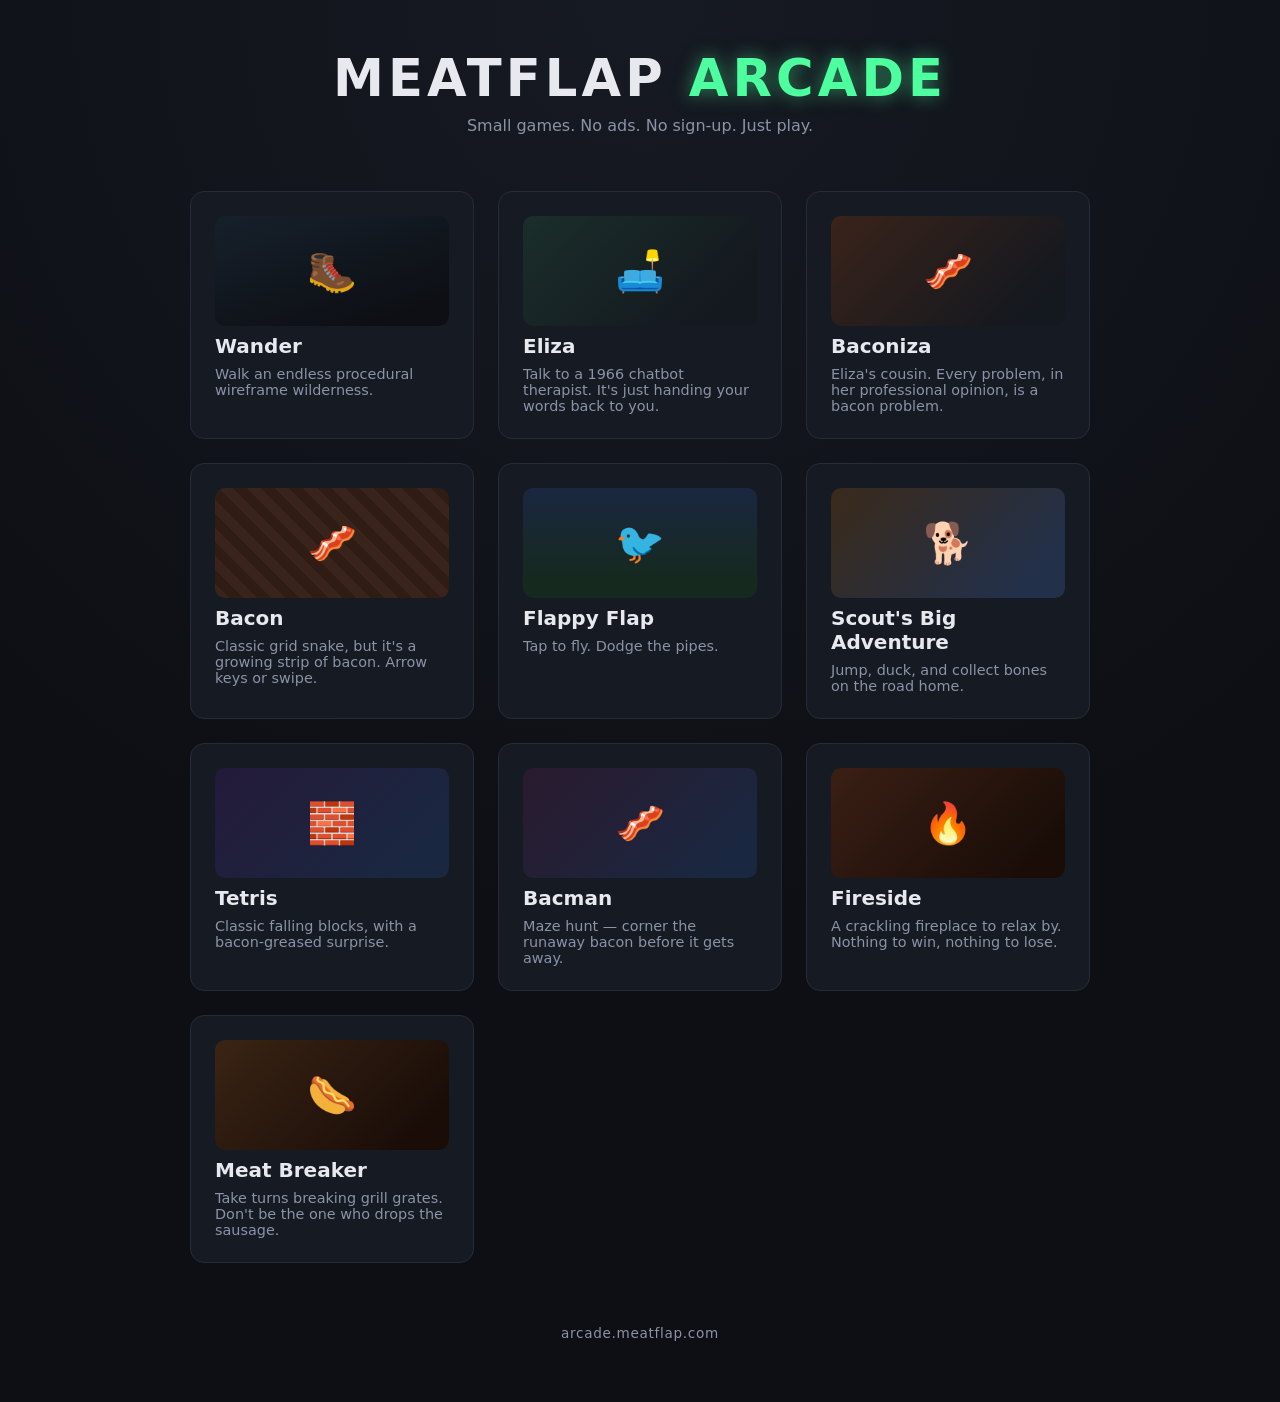
<file: index.html>
<!DOCTYPE html>
<html lang="en">
<head>
  <meta charset="UTF-8">
  <meta name="viewport" content="width=device-width, initial-scale=1.0">
  <title>Meatflap Arcade</title>
  <link rel="stylesheet" href="styles.css">
</head>
<body>
  <header class="hub-header">
    <h1 class="hub-title">MEATFLAP <span>ARCADE</span></h1>
    <p class="hub-subtitle">Small games. No ads. No sign-up. Just play.</p>
  </header>

  <main class="game-grid">
    <a class="game-card" href="games/wander/">
      <div class="game-thumb wander-thumb" aria-hidden="true"></div>
      <h2>Wander</h2>
      <p>Walk an endless procedural wireframe wilderness.</p>
    </a>

    <a class="game-card" href="games/eliza/">
      <div class="game-thumb eliza-thumb" aria-hidden="true"></div>
      <h2>Eliza</h2>
      <p>Talk to a 1966 chatbot therapist. It's just handing your words back to you.</p>
    </a>

    <a class="game-card" href="games/baconiza/">
      <div class="game-thumb baconiza-thumb" aria-hidden="true"></div>
      <h2>Baconiza</h2>
      <p>Eliza's cousin. Every problem, in her professional opinion, is a bacon problem.</p>
    </a>

    <a class="game-card" href="games/snake/">
      <div class="game-thumb snake-thumb" aria-hidden="true"></div>
      <h2>Bacon</h2>
      <p>Classic grid snake, but it's a growing strip of bacon. Arrow keys or swipe.</p>
    </a>

    <a class="game-card" href="games/flappy/">
      <div class="game-thumb flappy-thumb" aria-hidden="true"></div>
      <h2>Flappy Flap</h2>
      <p>Tap to fly. Dodge the pipes.</p>
    </a>

    <a class="game-card" href="games/scout/">
      <div class="game-thumb scout-thumb" aria-hidden="true"></div>
      <h2>Scout's Big Adventure</h2>
      <p>Jump, duck, and collect bones on the road home.</p>
    </a>

    <a class="game-card" href="games/tetris/">
      <div class="game-thumb tetris-thumb" aria-hidden="true"></div>
      <h2>Tetris</h2>
      <p>Classic falling blocks, with a bacon-greased surprise.</p>
    </a>

    <a class="game-card" href="games/bacman/">
      <div class="game-thumb bacman-thumb" aria-hidden="true"></div>
      <h2>Bacman</h2>
      <p>Maze hunt — corner the runaway bacon before it gets away.</p>
    </a>

    <a class="game-card" href="games/fireside/">
      <div class="game-thumb fireside-thumb" aria-hidden="true"></div>
      <h2>Fireside</h2>
      <p>A crackling fireplace to relax by. Nothing to win, nothing to lose.</p>
    </a>

    <a class="game-card" href="games/meatbreaker/">
      <div class="game-thumb meatbreaker-thumb" aria-hidden="true"></div>
      <h2>Meat Breaker</h2>
      <p>Take turns breaking grill grates. Don't be the one who drops the sausage.</p>
    </a>
  </main>

  <footer class="hub-footer">
    <p>arcade.meatflap.com</p>
  </footer>
</body>
</html>
</file>
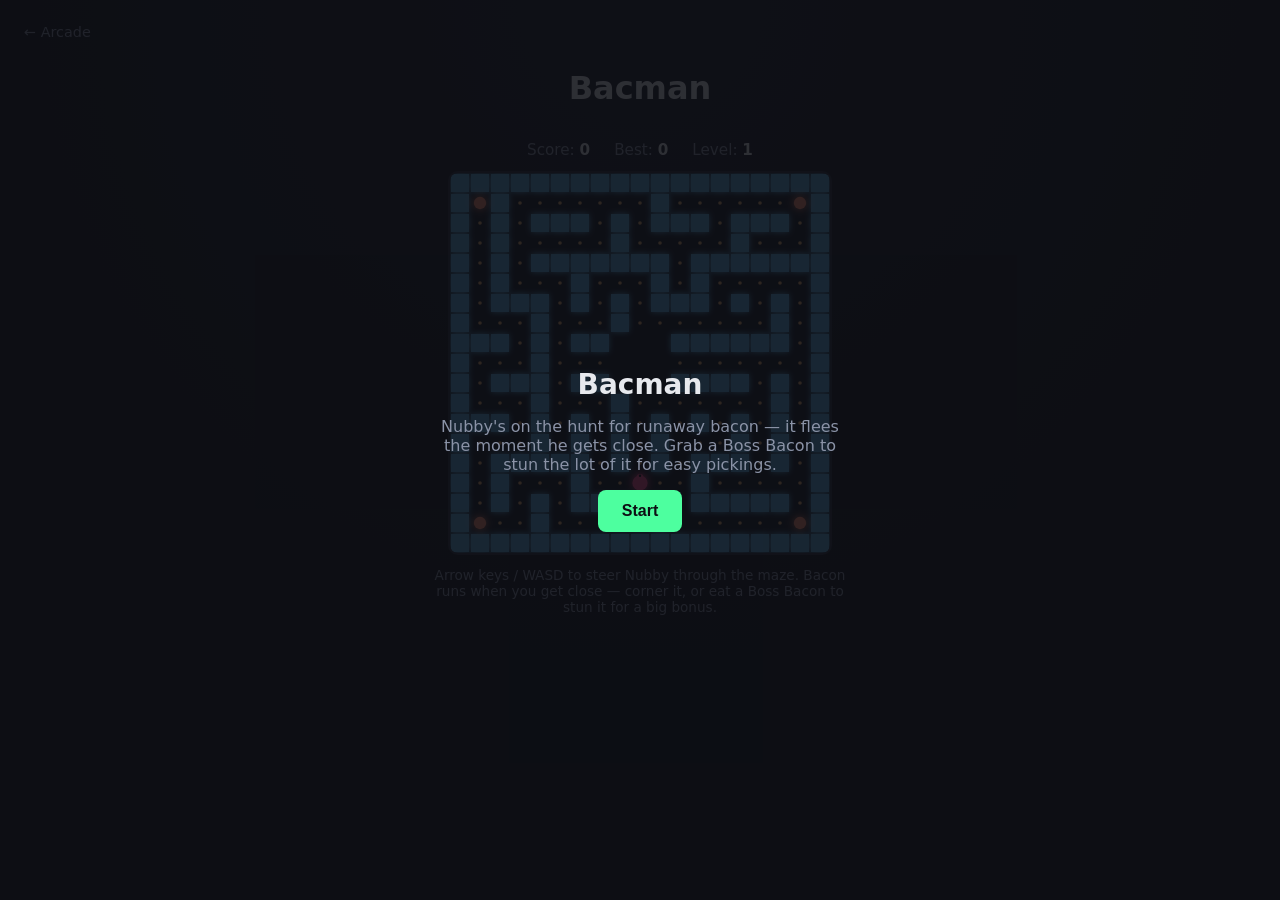
<file: games/bacman/index.html>
<!DOCTYPE html>
<html lang="en">
<head>
  <meta charset="UTF-8">
  <meta name="viewport" content="width=device-width, initial-scale=1.0">
  <title>Bacman — Meatflap Arcade</title>
  <link rel="stylesheet" href="../../styles.css">
  <link rel="stylesheet" href="bacman.css">
</head>
<body>
  <a class="back-link" href="../../">← Arcade</a>

  <div id="mobile-block" class="mobile-block hidden">
    <h1>Bacman</h1>
    <p>This game does not yet work on mobile. Please come back on a desktop browser!</p>
  </div>

  <div id="bacman-wrap" class="bacman-wrap">
    <h1>Bacman</h1>
    <div class="hud">
      <span>Score: <strong id="score">0</strong></span>
      <span>Best: <strong id="best">0</strong></span>
      <span>Level: <strong id="level">1</strong></span>
    </div>

    <canvas id="board" width="380" height="380"></canvas>

    <p class="hint">Arrow keys / WASD to steer Nubby through the maze. Bacon runs when you get close — corner it, or eat a Boss Bacon to stun it for a big bonus.</p>

    <div id="overlay" class="overlay">
      <p id="overlay-text">Bacman</p>
      <p id="overlay-sub">Nubby's on the hunt for runaway bacon — it flees the moment he gets close. Grab a Boss Bacon to stun the lot of it for easy pickings.</p>
      <button id="start-btn">Start</button>
    </div>
  </div>

  <script>
    if (window.matchMedia("(hover: none) and (pointer: coarse)").matches) {
      document.getElementById("bacman-wrap").classList.add("hidden");
      document.getElementById("mobile-block").classList.remove("hidden");
    } else {
      const s = document.createElement("script");
      s.src = "bacman.js";
      document.body.appendChild(s);
    }
  </script>
</body>
</html>
</file>
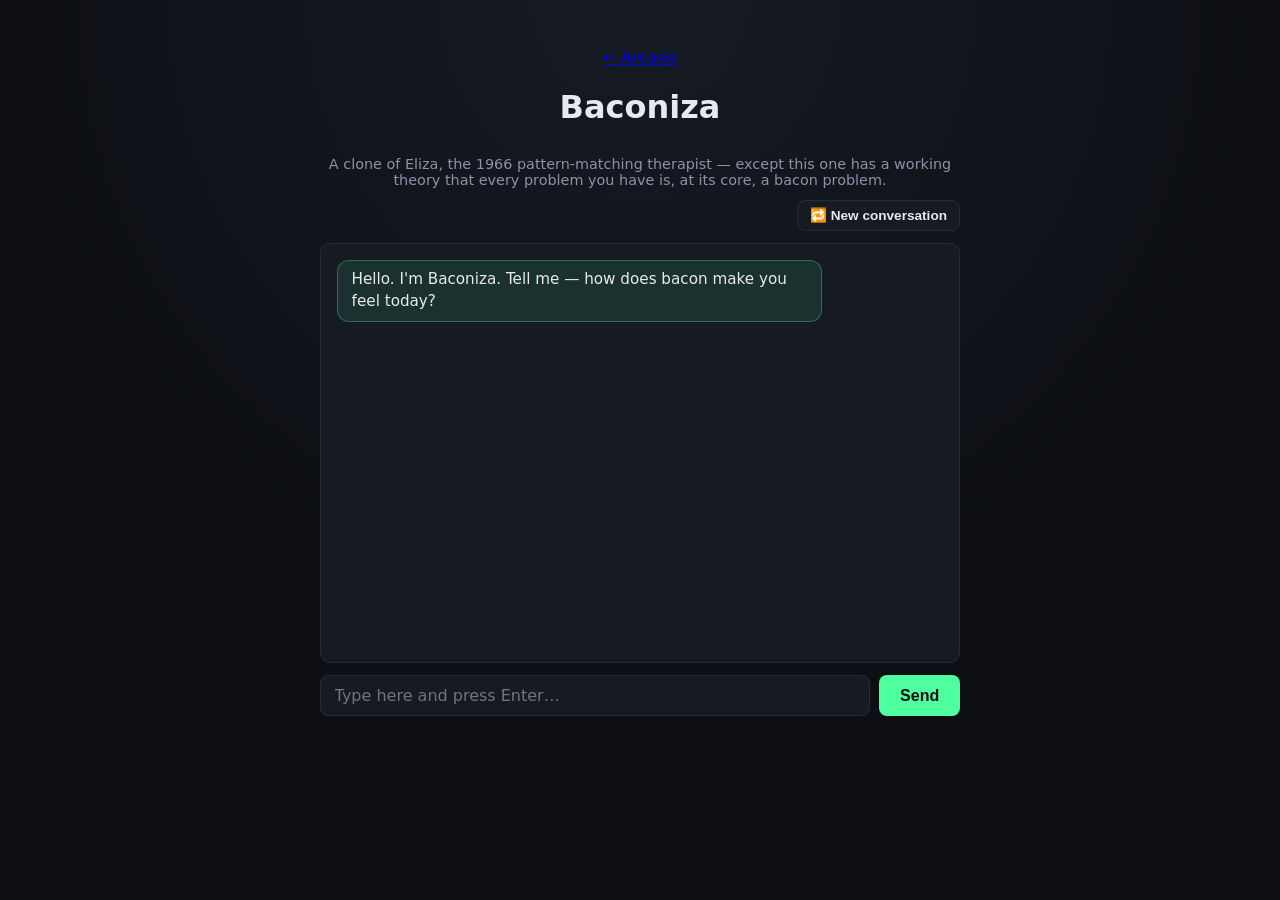
<file: games/baconiza/index.html>
<!DOCTYPE html>
<html lang="en">
<head>
  <meta charset="UTF-8">
  <meta name="viewport" content="width=device-width, initial-scale=1.0">
  <title>Baconiza — Meatflap Arcade</title>
  <link rel="stylesheet" href="../../styles.css">
  <link rel="stylesheet" href="baconiza.css">
</head>
<body>
  <a class="back-link" href="../../">← Arcade</a>

  <div class="baconiza-wrap">
    <h1>Baconiza</h1>
    <p class="lead">
      A clone of Eliza, the 1966 pattern-matching therapist — except this one has a working
      theory that every problem you have is, at its core, a bacon problem.
    </p>

    <div class="btn-row">
      <button id="restart-btn" type="button" class="mini-btn">🔁 New conversation</button>
    </div>

    <div id="transcript" class="transcript" aria-live="polite"></div>

    <form id="input-form" class="input-row">
      <input id="input-text" type="text" autocomplete="off" placeholder="Type here and press Enter…">
      <button type="submit">Send</button>
    </form>
  </div>

  <script src="baconiza.js"></script>
</body>
</html>
</file>
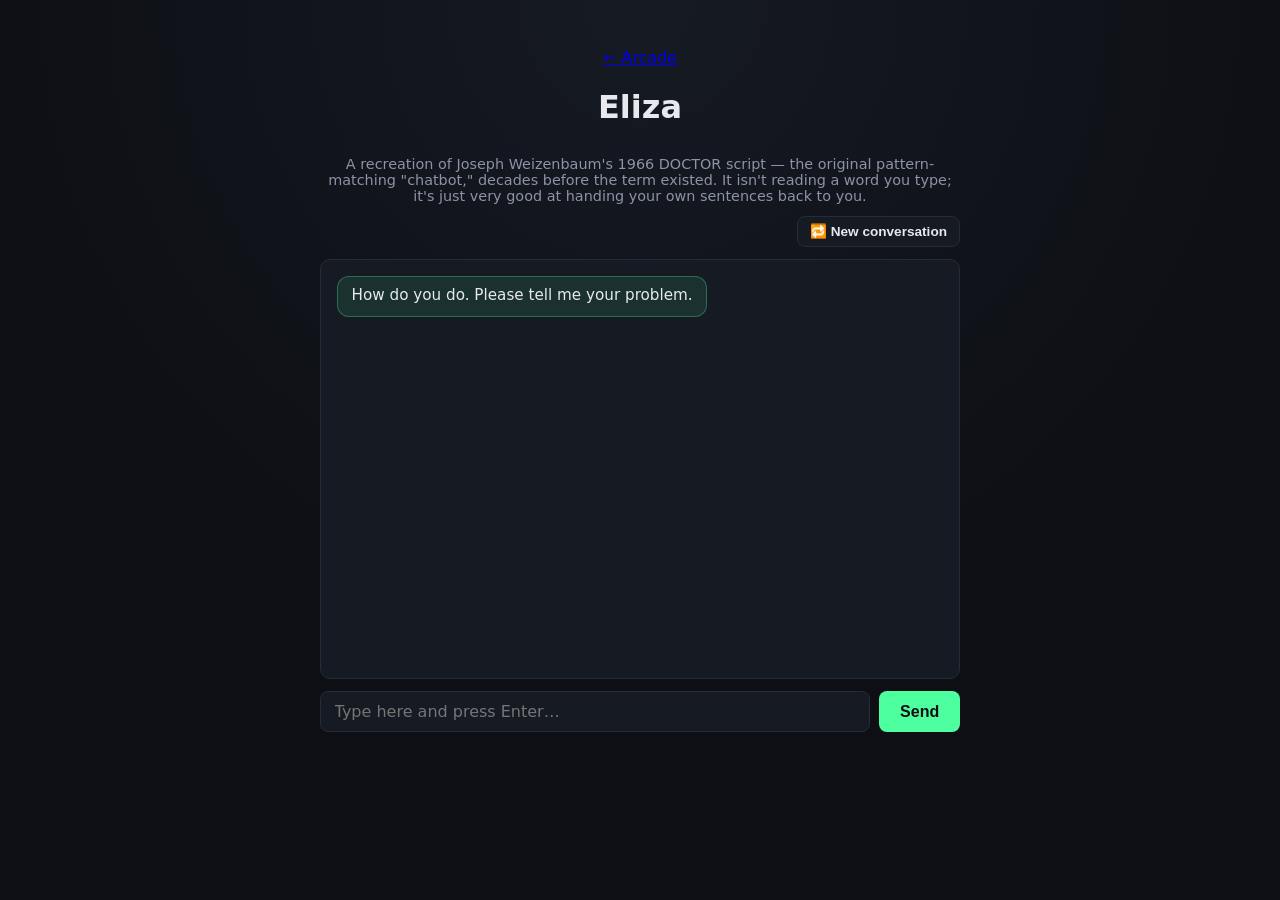
<file: games/eliza/index.html>
<!DOCTYPE html>
<html lang="en">
<head>
  <meta charset="UTF-8">
  <meta name="viewport" content="width=device-width, initial-scale=1.0">
  <title>Eliza — Meatflap Arcade</title>
  <link rel="stylesheet" href="../../styles.css">
  <link rel="stylesheet" href="eliza.css">
</head>
<body>
  <a class="back-link" href="../../">← Arcade</a>

  <div class="eliza-wrap">
    <h1>Eliza</h1>
    <p class="lead">
      A recreation of Joseph Weizenbaum's 1966 DOCTOR script — the original pattern-matching
      "chatbot," decades before the term existed. It isn't reading a word you type; it's just
      very good at handing your own sentences back to you.
    </p>

    <div class="btn-row">
      <button id="restart-btn" type="button" class="mini-btn">🔁 New conversation</button>
    </div>

    <div id="transcript" class="transcript" aria-live="polite"></div>

    <form id="input-form" class="input-row">
      <input id="input-text" type="text" autocomplete="off" placeholder="Type here and press Enter…">
      <button type="submit">Send</button>
    </form>
  </div>

  <script src="eliza.js"></script>
</body>
</html>
</file>
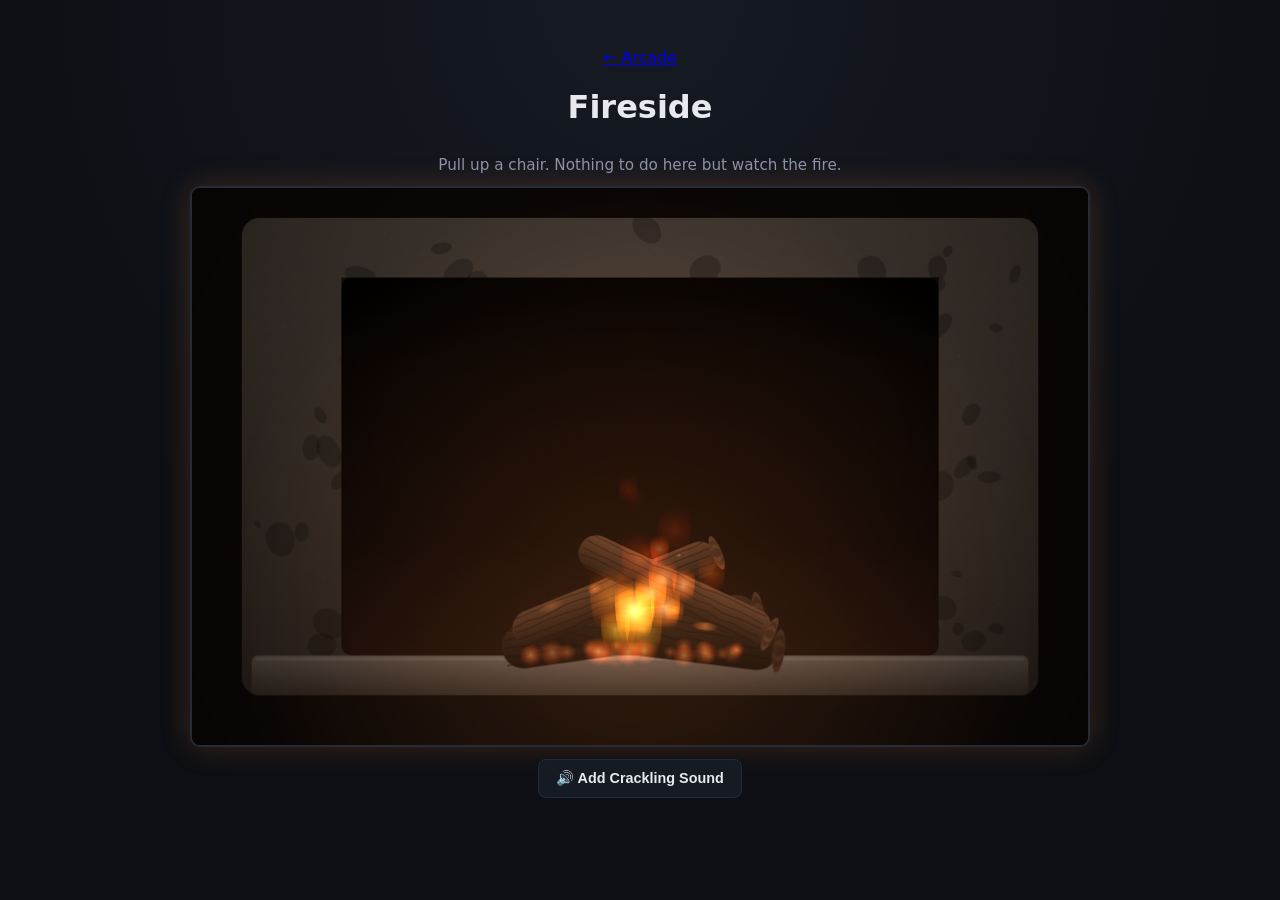
<file: games/fireside/index.html>
<!DOCTYPE html>
<html lang="en">
<head>
  <meta charset="UTF-8">
  <meta name="viewport" content="width=device-width, initial-scale=1.0">
  <title>Fireside — Meatflap Arcade</title>
  <link rel="stylesheet" href="../../styles.css">
  <link rel="stylesheet" href="fireside.css">
</head>
<body>
  <a class="back-link" href="../../">← Arcade</a>

  <div class="fireside-wrap">
    <h1>Fireside</h1>
    <p class="lead">Pull up a chair. Nothing to do here but watch the fire.</p>

    <canvas id="board" width="900" height="560"></canvas>

    <div class="btn-row">
      <button id="sound-btn" type="button">🔊 Add Crackling Sound</button>
    </div>
  </div>

  <script src="fireside.js"></script>
</body>
</html>
</file>
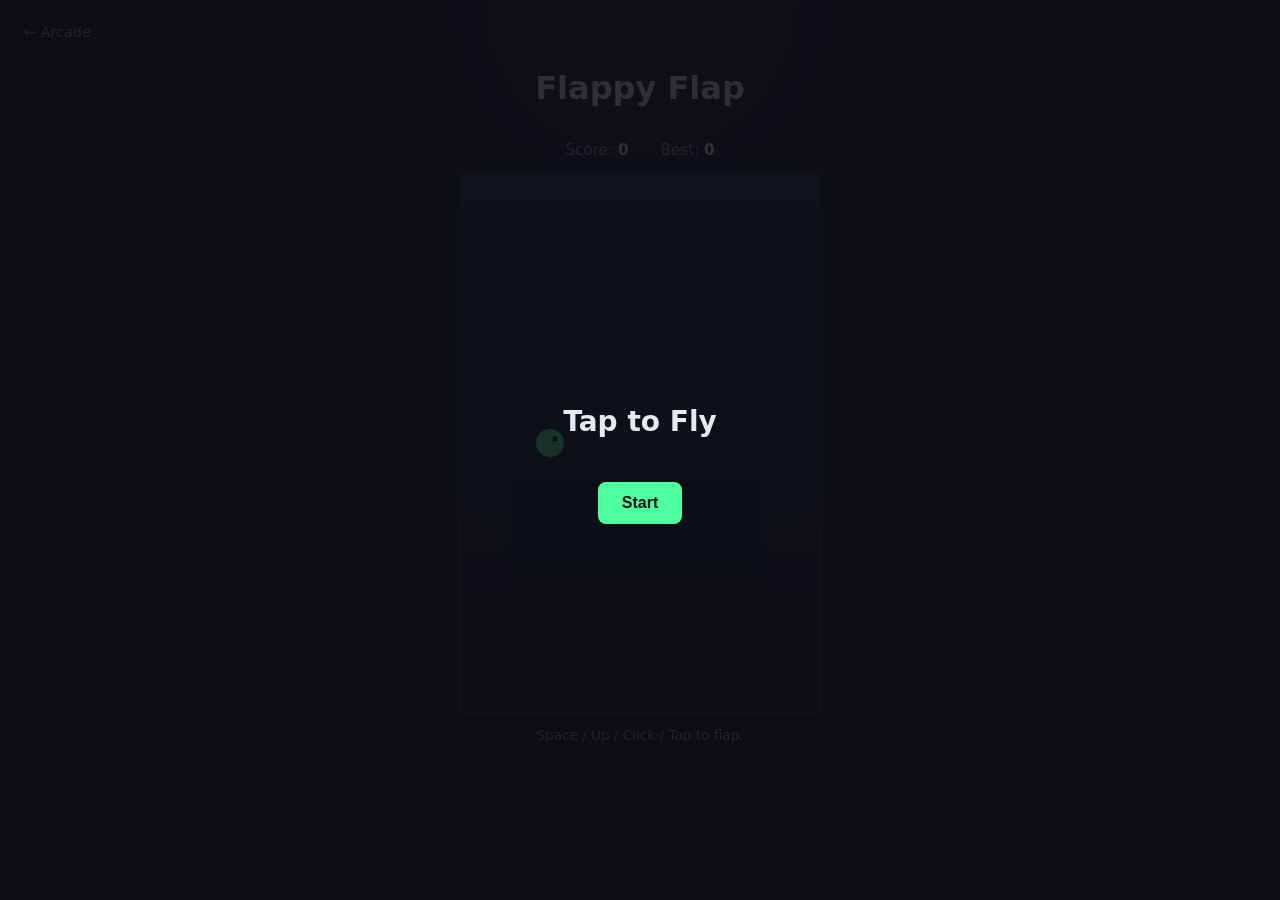
<file: games/flappy/index.html>
<!DOCTYPE html>
<html lang="en">
<head>
  <meta charset="UTF-8">
  <meta name="viewport" content="width=device-width, initial-scale=1.0">
  <title>Flappy Flap — Meatflap Arcade</title>
  <link rel="stylesheet" href="../../styles.css">
  <link rel="stylesheet" href="flappy.css">
</head>
<body>
  <a class="back-link" href="../../">← Arcade</a>

  <div class="flappy-wrap">
    <h1>Flappy Flap</h1>
    <div class="hud">
      <span>Score: <strong id="score">0</strong></span>
      <span>Best: <strong id="best">0</strong></span>
    </div>

    <canvas id="board" width="360" height="540"></canvas>

    <p class="hint">Space / Up / Click / Tap to flap.</p>

    <div id="overlay" class="overlay">
      <p id="overlay-text">Tap to Fly</p>
      <button id="restart-btn">Start</button>
    </div>
  </div>

  <script src="flappy.js"></script>
</body>
</html>
</file>
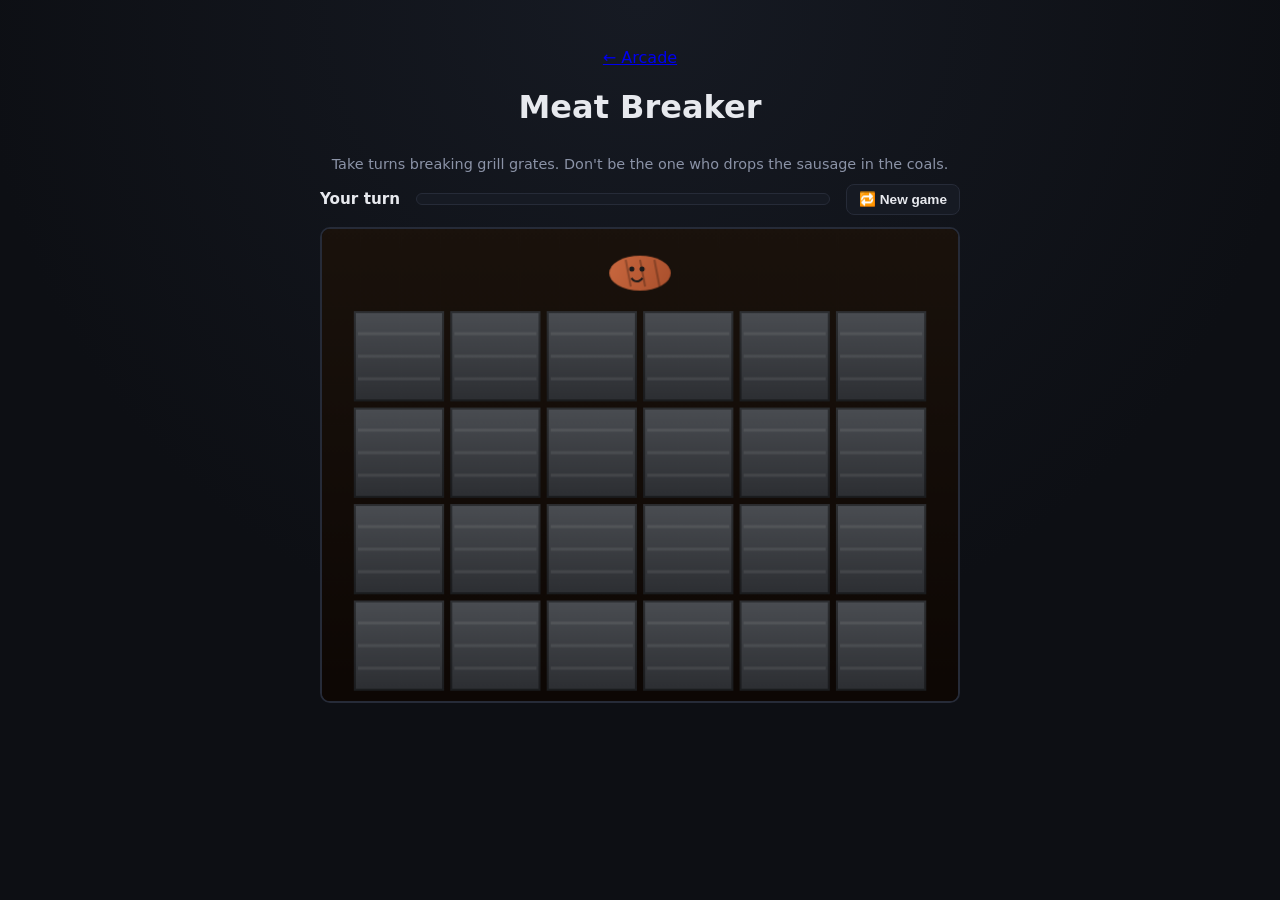
<file: games/meatbreaker/index.html>
<!DOCTYPE html>
<html lang="en">
<head>
  <meta charset="UTF-8">
  <meta name="viewport" content="width=device-width, initial-scale=1.0">
  <title>Meat Breaker — Meatflap Arcade</title>
  <link rel="stylesheet" href="../../styles.css">
  <link rel="stylesheet" href="meatbreaker.css">
</head>
<body>
  <a class="back-link" href="../../">← Arcade</a>

  <div class="meatbreaker-wrap">
    <h1>Meat Breaker</h1>
    <p class="lead">Take turns breaking grill grates. Don't be the one who drops the sausage in the coals.</p>

    <div class="hud">
      <span id="turn-label">Your turn</span>
      <div class="heat-meter"><div id="heat-fill" class="heat-fill"></div></div>
      <button id="restart-btn" type="button" class="mini-btn">🔁 New game</button>
    </div>

    <canvas id="board" width="620" height="460"></canvas>

    <div id="overlay" class="overlay hidden">
      <p id="overlay-text">You win!</p>
      <button id="overlay-restart-btn" type="button">Play Again</button>
    </div>
  </div>

  <script src="meatbreaker.js"></script>
</body>
</html>
</file>
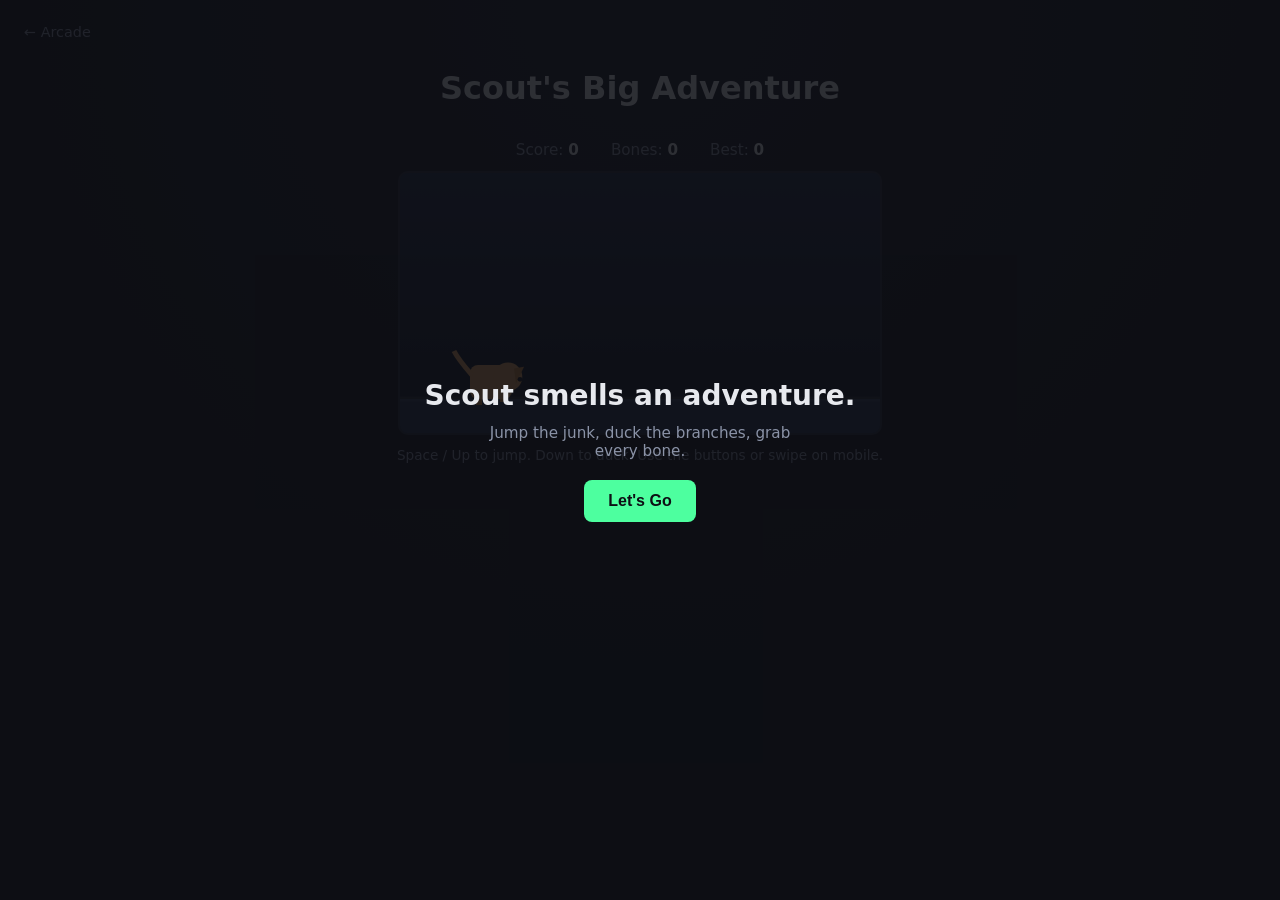
<file: games/scout/index.html>
<!DOCTYPE html>
<html lang="en">
<head>
  <meta charset="UTF-8">
  <meta name="viewport" content="width=device-width, initial-scale=1.0">
  <title>Scout's Big Adventure — Meatflap Arcade</title>
  <link rel="stylesheet" href="../../styles.css">
  <link rel="stylesheet" href="scout.css">
</head>
<body>
  <a class="back-link" href="../../">← Arcade</a>

  <div class="scout-wrap">
    <h1>Scout's Big Adventure</h1>
    <div class="hud">
      <span>Score: <strong id="score">0</strong></span>
      <span>Bones: <strong id="bones">0</strong></span>
      <span>Best: <strong id="best">0</strong></span>
    </div>

    <canvas id="board" width="480" height="260"></canvas>

    <p class="hint">Space / Up to jump. Down to duck. Use the buttons or swipe on mobile.</p>

    <div class="touch-controls">
      <button class="touch-btn touch-duck" id="duck-btn" aria-label="Duck">▼ Duck</button>
      <button class="touch-btn touch-jump" id="jump-btn" aria-label="Jump">▲ Jump</button>
    </div>

    <div id="overlay" class="overlay">
      <p id="overlay-text">Scout smells an adventure.</p>
      <p id="overlay-sub">Jump the junk, duck the branches, grab every bone.</p>
      <button id="restart-btn">Let's Go</button>
    </div>
  </div>

  <script src="scout.js"></script>
</body>
</html>
</file>
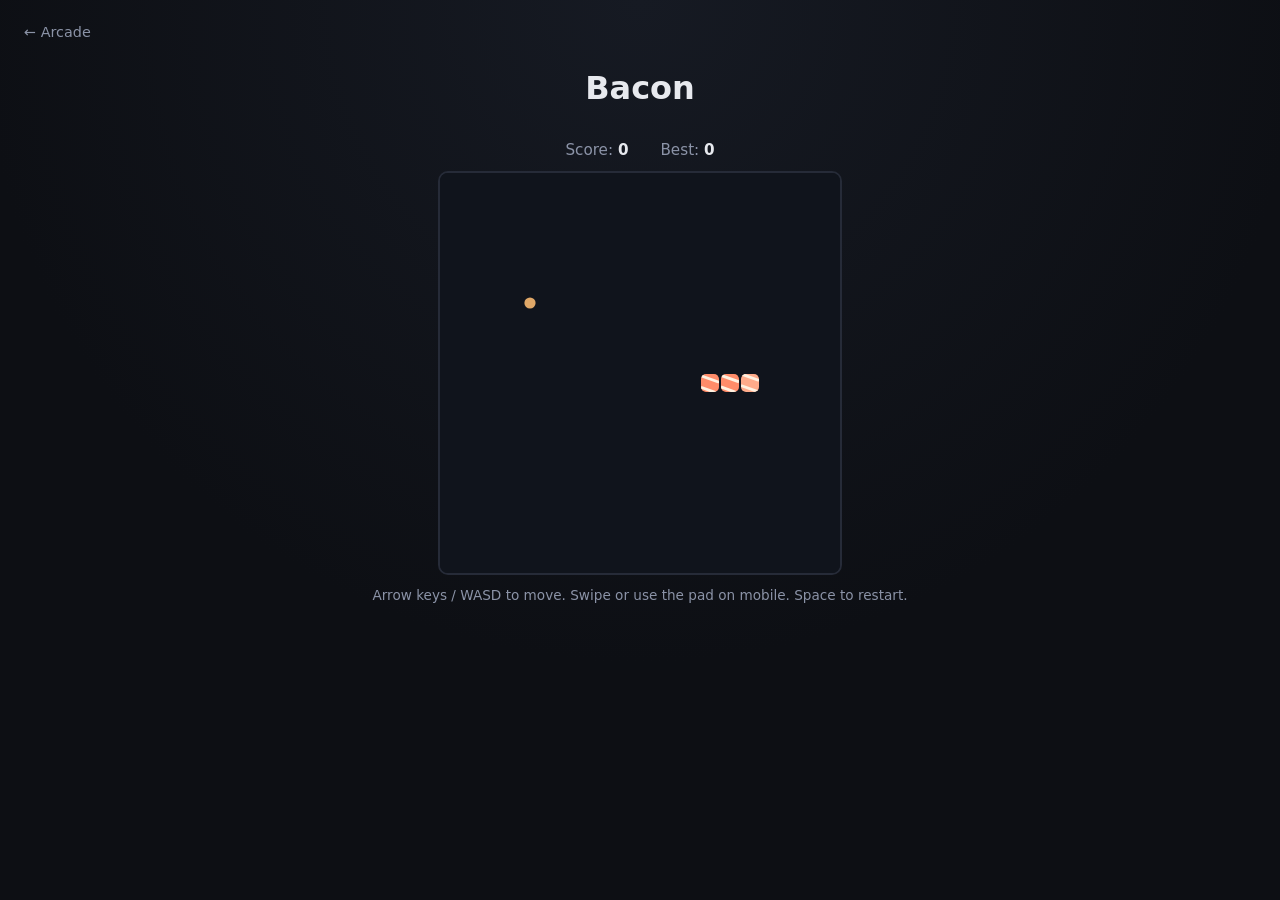
<file: games/snake/index.html>
<!DOCTYPE html>
<html lang="en">
<head>
  <meta charset="UTF-8">
  <meta name="viewport" content="width=device-width, initial-scale=1.0">
  <title>Bacon — Meatflap Arcade</title>
  <link rel="stylesheet" href="../../styles.css">
  <link rel="stylesheet" href="snake.css">
</head>
<body>
  <a class="back-link" href="../../">← Arcade</a>

  <div class="snake-wrap">
    <h1>Bacon</h1>
    <div class="hud">
      <span>Score: <strong id="score">0</strong></span>
      <span>Best: <strong id="best">0</strong></span>
    </div>

    <canvas id="board" width="400" height="400"></canvas>

    <p class="hint">Arrow keys / WASD to move. Swipe or use the pad on mobile. Space to restart.</p>

    <div class="dpad">
      <button class="dpad-btn dpad-up" data-dir="up" aria-label="Up">▲</button>
      <button class="dpad-btn dpad-left" data-dir="left" aria-label="Left">◀</button>
      <button class="dpad-btn dpad-down" data-dir="down" aria-label="Down">▼</button>
      <button class="dpad-btn dpad-right" data-dir="right" aria-label="Right">▶</button>
    </div>

    <div id="overlay" class="overlay hidden">
      <p id="overlay-text">Game Over</p>
      <button id="restart-btn">Play Again</button>
    </div>
  </div>

  <script src="snake.js"></script>
</body>
</html>
</file>
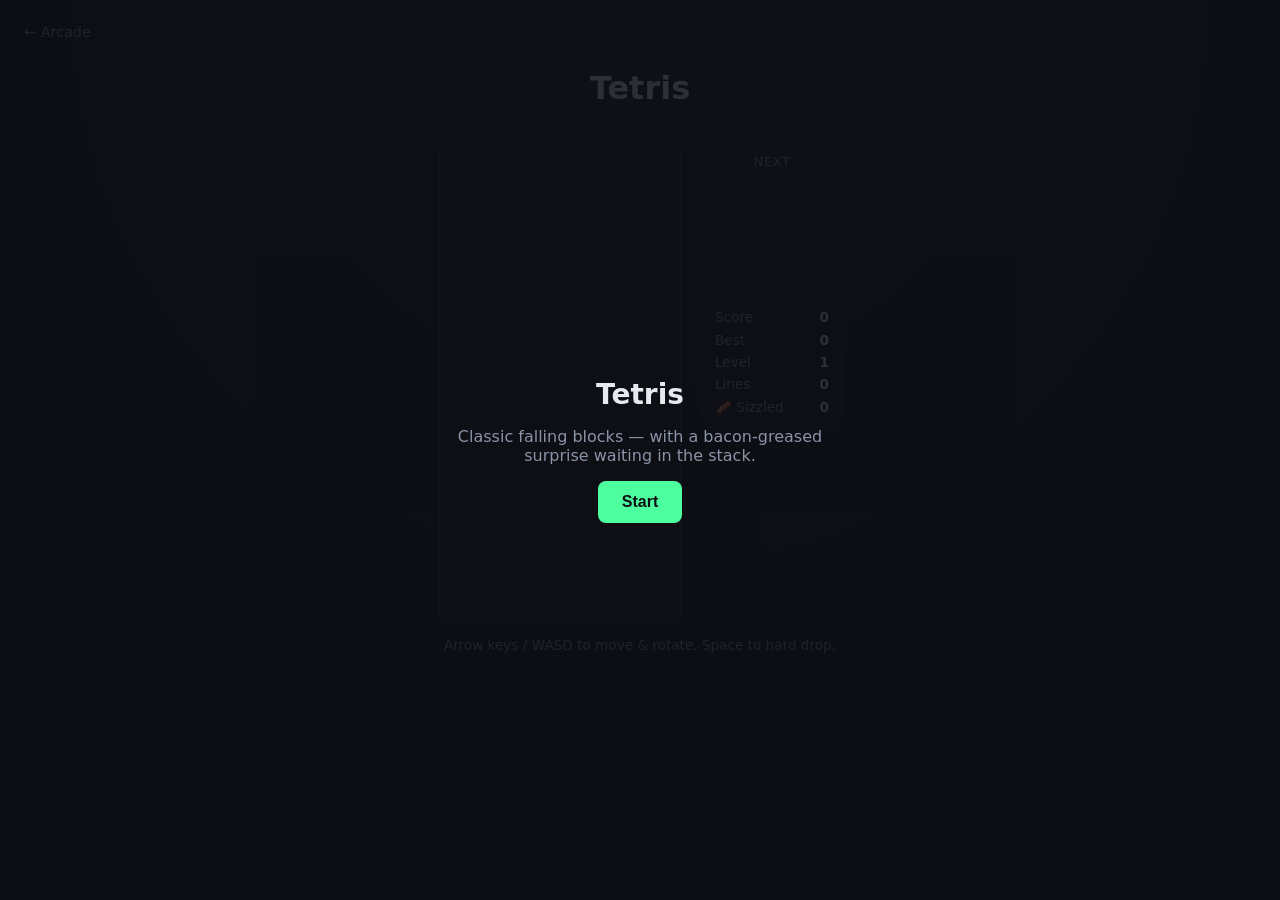
<file: games/tetris/index.html>
<!DOCTYPE html>
<html lang="en">
<head>
  <meta charset="UTF-8">
  <meta name="viewport" content="width=device-width, initial-scale=1.0">
  <title>Tetris — Meatflap Arcade</title>
  <link rel="stylesheet" href="../../styles.css">
  <link rel="stylesheet" href="tetris.css">
</head>
<body>
  <a class="back-link" href="../../">← Arcade</a>

  <div id="mobile-block" class="mobile-block hidden">
    <h1>Tetris</h1>
    <p>This game does not yet work on mobile. Please come back on a desktop browser!</p>
  </div>

  <div id="tetris-wrap" class="tetris-wrap">
    <h1>Tetris</h1>

    <div class="tetris-layout">
      <canvas id="board" width="240" height="480"></canvas>

      <div class="side-panel">
        <div class="panel-box">
          <span class="panel-label">Next</span>
          <canvas id="next" width="96" height="96"></canvas>
        </div>
        <div class="panel-box stats">
          <span>Score<strong id="score">0</strong></span>
          <span>Best<strong id="best">0</strong></span>
          <span>Level<strong id="level">1</strong></span>
          <span>Lines<strong id="lines">0</strong></span>
          <span class="bacon-stat">🥓 Sizzled<strong id="bacon-count">0</strong></span>
        </div>
      </div>
    </div>

    <p class="hint">Arrow keys / WASD to move &amp; rotate. Space to hard drop.</p>

    <div id="overlay" class="overlay">
      <p id="overlay-text">Tetris</p>
      <p id="overlay-sub">Classic falling blocks — with a bacon-greased surprise waiting in the stack.</p>
      <button id="start-btn">Start</button>
    </div>
  </div>

  <script>
    if (window.matchMedia("(hover: none) and (pointer: coarse)").matches) {
      document.getElementById("tetris-wrap").classList.add("hidden");
      document.getElementById("mobile-block").classList.remove("hidden");
    } else {
      const s = document.createElement("script");
      s.src = "tetris.js";
      document.body.appendChild(s);
    }
  </script>
</body>
</html>
</file>
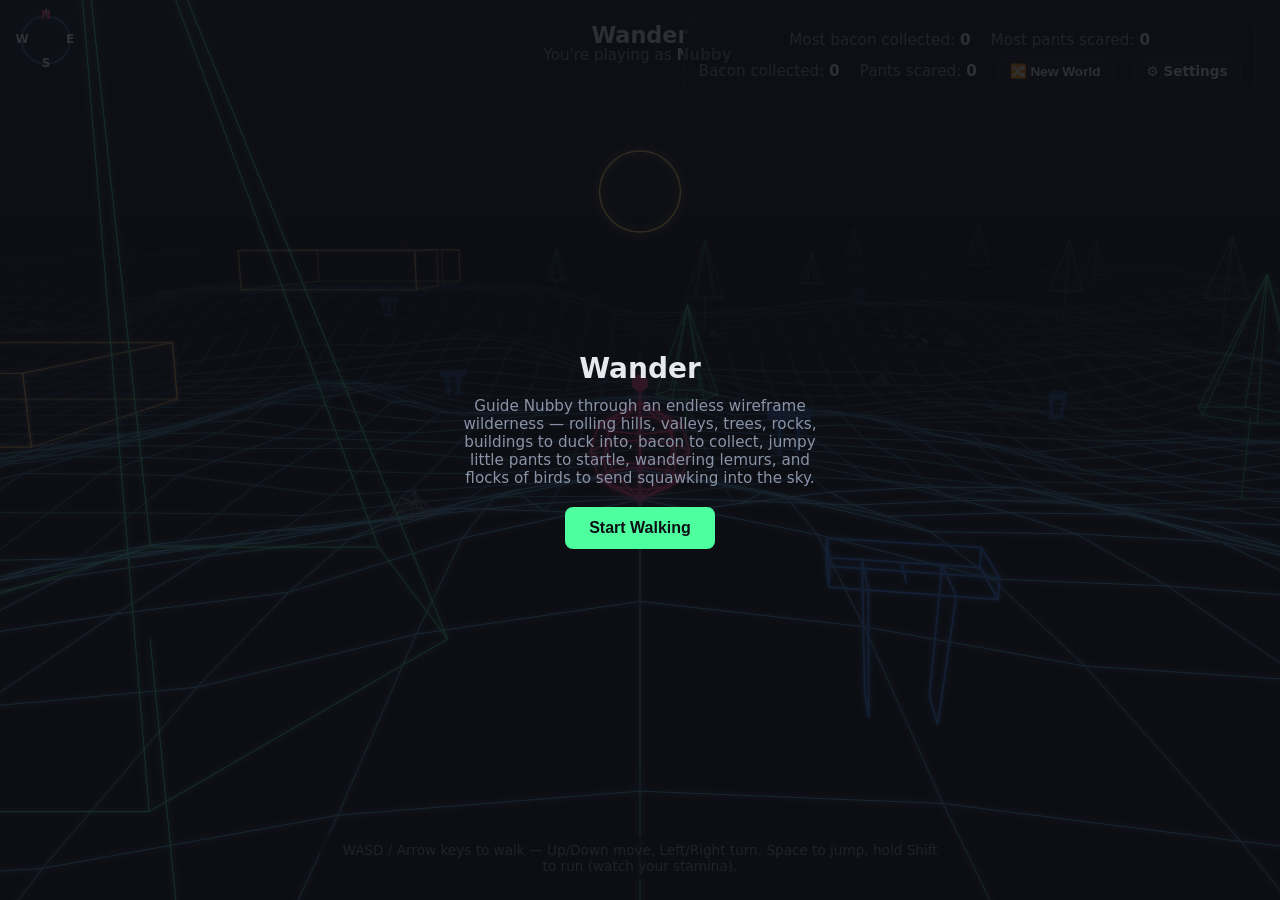
<file: games/wander/index.html>
<!DOCTYPE html>
<html lang="en">
<head>
  <meta charset="UTF-8">
  <meta name="viewport" content="width=device-width, initial-scale=1.0">
  <title>Wander — Meatflap Arcade</title>
  <link rel="stylesheet" href="../../styles.css">
  <link rel="stylesheet" href="wander.css">
  <script src="wander-config.js"></script>
</head>
<body>
  <a class="back-link" href="../../">← Arcade</a>

  <div id="mobile-block" class="mobile-block hidden">
    <h1>Wander</h1>
    <p>This game does not yet work on mobile. Please come back on a desktop browser!</p>
  </div>

  <div id="wander-wrap" class="wander-wrap">
    <h1>Wander</h1>
    <p class="lead">You're playing as <strong>Nubby</strong>.</p>
    <div class="hud">
      <div class="hud-row">
        <span>Most bacon collected: <strong id="best-bacon">0</strong></span>
        <span>Most pants scared: <strong id="best-pants">0</strong></span>
      </div>
      <div class="hud-row">
        <span>Bacon collected: <strong id="bacon">0</strong></span>
        <span>Pants scared: <strong id="pants-scared">0</strong></span>
        <button id="new-world-btn" class="mini-btn" type="button">🔀 New World</button>
        <a href="settings.html" class="mini-btn" target="_blank" rel="noopener">⚙️ Settings</a>
      </div>
    </div>

    <canvas id="board" width="840" height="480"></canvas>

    <p class="hint">WASD / Arrow keys to walk — Up/Down move, Left/Right turn. Space to jump, hold Shift to run (watch your stamina).</p>

    <div class="dpad">
      <button class="dpad-btn dpad-up" data-dir="forward" aria-label="Walk forward">▲</button>
      <button class="dpad-btn dpad-left" data-dir="left" aria-label="Turn left">◀</button>
      <button class="dpad-btn dpad-down" data-dir="backward" aria-label="Walk backward">▼</button>
      <button class="dpad-btn dpad-right" data-dir="right" aria-label="Turn right">▶</button>
    </div>

    <div id="overlay" class="overlay">
      <p id="overlay-text">Wander</p>
      <p id="overlay-sub">Guide Nubby through an endless wireframe wilderness — rolling hills, valleys, trees, rocks, buildings to duck into, bacon to collect, jumpy little pants to startle, wandering lemurs, and flocks of birds to send squawking into the sky.</p>
      <button id="start-btn">Start Walking</button>
    </div>
  </div>

  <script>
    if (window.matchMedia("(hover: none) and (pointer: coarse)").matches) {
      document.getElementById("wander-wrap").classList.add("hidden");
      document.getElementById("mobile-block").classList.remove("hidden");
    } else {
      const s = document.createElement("script");
      s.src = "wander.js";
      document.body.appendChild(s);
    }
  </script>
</body>
</html>
</file>
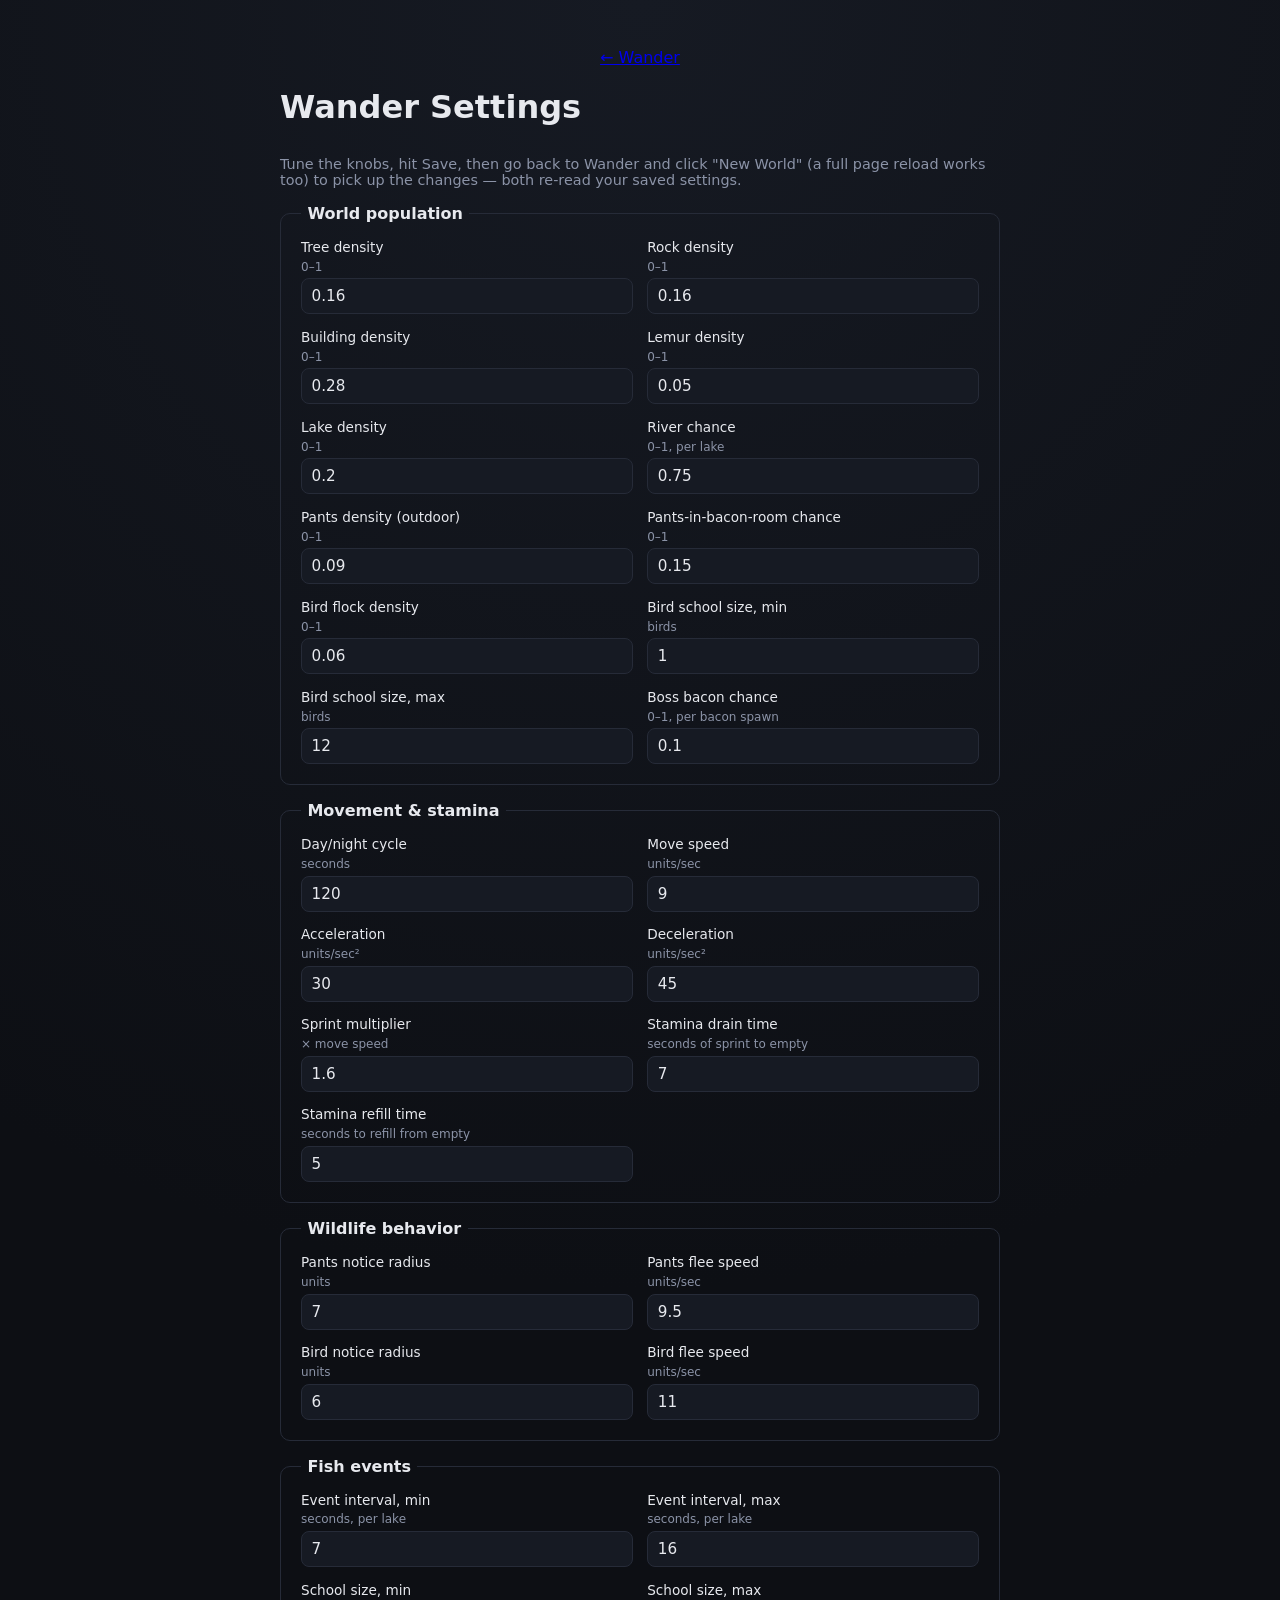
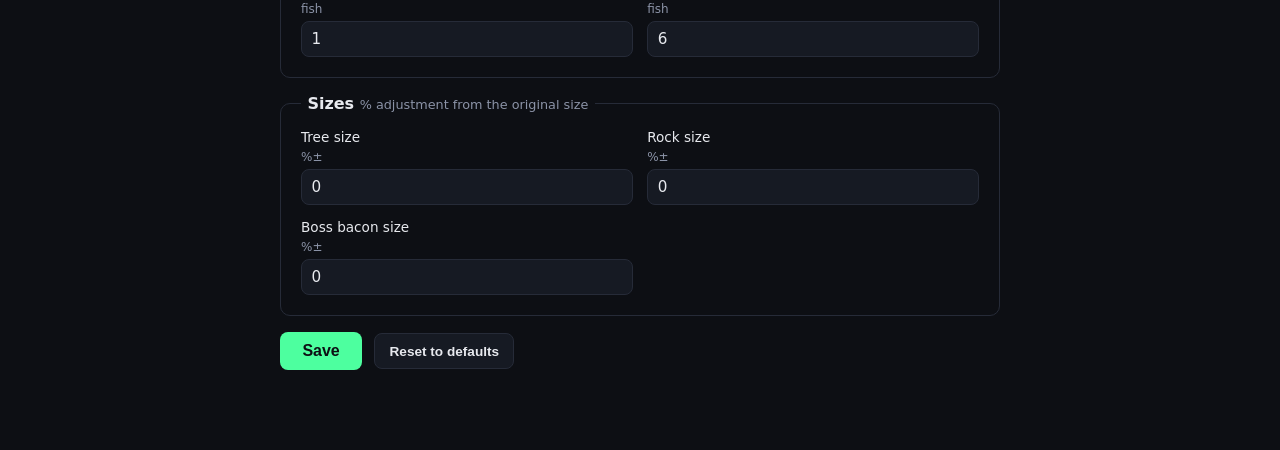
<file: games/wander/settings.html>
<!DOCTYPE html>
<html lang="en">
<head>
  <meta charset="UTF-8">
  <meta name="viewport" content="width=device-width, initial-scale=1.0">
  <title>Wander Settings — Meatflap Arcade</title>
  <link rel="stylesheet" href="../../styles.css">
  <link rel="stylesheet" href="settings.css">
  <script src="wander-config.js"></script>
</head>
<body>
  <a class="back-link" href="index.html">← Wander</a>

  <div class="settings-wrap">
    <h1>Wander Settings</h1>
    <p class="lead">
      Tune the knobs, hit Save, then go back to Wander and click "New World" (a full page
      reload works too) to pick up the changes — both re-read your saved settings.
    </p>

    <div id="saved-banner" class="saved-banner hidden">Saved! Reload Wander to see it.</div>

    <form id="settings-form">
      <fieldset>
        <legend>World population</legend>
        <div class="field-grid">
          <label>Tree density <span class="hint">0–1</span>
            <input type="number" name="treeDensity" min="0" max="1" step="0.01">
          </label>
          <label>Rock density <span class="hint">0–1</span>
            <input type="number" name="rockDensity" min="0" max="1" step="0.01">
          </label>
          <label>Building density <span class="hint">0–1</span>
            <input type="number" name="buildingDensity" min="0" max="1" step="0.01">
          </label>
          <label>Lemur density <span class="hint">0–1</span>
            <input type="number" name="lemurDensity" min="0" max="1" step="0.01">
          </label>
          <label>Lake density <span class="hint">0–1</span>
            <input type="number" name="lakeDensity" min="0" max="1" step="0.01">
          </label>
          <label>River chance <span class="hint">0–1, per lake</span>
            <input type="number" name="riverChance" min="0" max="1" step="0.01">
          </label>
          <label>Pants density (outdoor) <span class="hint">0–1</span>
            <input type="number" name="pantsDensity" min="0" max="1" step="0.01">
          </label>
          <label>Pants-in-bacon-room chance <span class="hint">0–1</span>
            <input type="number" name="pantsRoomChance" min="0" max="1" step="0.01">
          </label>
          <label>Bird flock density <span class="hint">0–1</span>
            <input type="number" name="birdFlockDensity" min="0" max="1" step="0.01">
          </label>
          <label>Bird school size, min <span class="hint">birds</span>
            <input type="number" name="birdSchoolMin" min="1" step="1">
          </label>
          <label>Bird school size, max <span class="hint">birds</span>
            <input type="number" name="birdSchoolMax" min="1" step="1">
          </label>
          <label>Boss bacon chance <span class="hint">0–1, per bacon spawn</span>
            <input type="number" name="bossBaconChance" min="0" max="1" step="0.01">
          </label>
        </div>
      </fieldset>

      <fieldset>
        <legend>Movement &amp; stamina</legend>
        <div class="field-grid">
          <label>Day/night cycle <span class="hint">seconds</span>
            <input type="number" name="dayNightSeconds" min="5" step="1">
          </label>
          <label>Move speed <span class="hint">units/sec</span>
            <input type="number" name="moveSpeed" min="1" step="0.5">
          </label>
          <label>Acceleration <span class="hint">units/sec²</span>
            <input type="number" name="accel" min="1" step="1">
          </label>
          <label>Deceleration <span class="hint">units/sec²</span>
            <input type="number" name="decel" min="1" step="1">
          </label>
          <label>Sprint multiplier <span class="hint">× move speed</span>
            <input type="number" name="sprintMultiplier" min="1" step="0.1">
          </label>
          <label>Stamina drain time <span class="hint">seconds of sprint to empty</span>
            <input type="number" name="staminaDrainSeconds" min="0.5" step="0.5">
          </label>
          <label>Stamina refill time <span class="hint">seconds to refill from empty</span>
            <input type="number" name="staminaRefillSeconds" min="0.5" step="0.5">
          </label>
        </div>
      </fieldset>

      <fieldset>
        <legend>Wildlife behavior</legend>
        <div class="field-grid">
          <label>Pants notice radius <span class="hint">units</span>
            <input type="number" name="pantsNoticeRadius" min="0" step="0.5">
          </label>
          <label>Pants flee speed <span class="hint">units/sec</span>
            <input type="number" name="pantsFleeSpeed" min="0" step="0.5">
          </label>
          <label>Bird notice radius <span class="hint">units</span>
            <input type="number" name="birdNoticeRadius" min="0" step="0.5">
          </label>
          <label>Bird flee speed <span class="hint">units/sec</span>
            <input type="number" name="birdFleeSpeed" min="0" step="0.5">
          </label>
        </div>
      </fieldset>

      <fieldset>
        <legend>Fish events</legend>
        <div class="field-grid">
          <label>Event interval, min <span class="hint">seconds, per lake</span>
            <input type="number" name="fishEventMinSeconds" min="0.5" step="0.5">
          </label>
          <label>Event interval, max <span class="hint">seconds, per lake</span>
            <input type="number" name="fishEventMaxSeconds" min="0.5" step="0.5">
          </label>
          <label>School size, min <span class="hint">fish</span>
            <input type="number" name="fishSchoolMin" min="1" step="1">
          </label>
          <label>School size, max <span class="hint">fish</span>
            <input type="number" name="fishSchoolMax" min="1" step="1">
          </label>
        </div>
      </fieldset>

      <fieldset>
        <legend>Sizes <span class="hint">% adjustment from the original size</span></legend>
        <div class="field-grid">
          <label>Tree size <span class="hint">%±</span>
            <input type="number" name="treeSizePercent" step="5">
          </label>
          <label>Rock size <span class="hint">%±</span>
            <input type="number" name="rockSizePercent" step="5">
          </label>
          <label>Boss bacon size <span class="hint">%±</span>
            <input type="number" name="bossBaconSizePercent" step="5">
          </label>
        </div>
      </fieldset>

      <div class="btn-row">
        <button id="save-btn" type="submit">Save</button>
        <button id="reset-btn" type="button" class="mini-btn">Reset to defaults</button>
      </div>
    </form>
  </div>

  <script src="settings.js"></script>
</body>
</html>
</file>
<file: styles.css>
:root {
  --bg: #0d0f14;
  --panel: #161a23;
  --text: #e7e9ee;
  --muted: #8b93a7;
  --accent: #4dff9f;
  --accent-2: #ff4d8d;
  --border: #262b38;
}

* {
  box-sizing: border-box;
}

body {
  margin: 0;
  min-height: 100vh;
  background: radial-gradient(circle at top, #161a23 0%, #0d0f14 60%);
  color: var(--text);
  font-family: "Segoe UI", system-ui, -apple-system, sans-serif;
  display: flex;
  flex-direction: column;
  align-items: center;
  padding: 3rem 1.5rem;
}

.hub-header {
  text-align: center;
  margin-bottom: 2.5rem;
}

.hub-title {
  font-size: clamp(2rem, 6vw, 3.2rem);
  letter-spacing: 0.08em;
  margin: 0;
  font-weight: 800;
}

.hub-title span {
  color: var(--accent);
  text-shadow: 0 0 18px rgba(77, 255, 159, 0.5);
}

.hub-subtitle {
  color: var(--muted);
  margin-top: 0.5rem;
  font-size: 1rem;
}

.game-grid {
  display: grid;
  grid-template-columns: repeat(auto-fit, minmax(220px, 1fr));
  gap: 1.5rem;
  width: 100%;
  max-width: 900px;
}

.game-card {
  background: var(--panel);
  border: 1px solid var(--border);
  border-radius: 14px;
  padding: 1.5rem;
  text-decoration: none;
  color: var(--text);
  transition: transform 0.15s ease, border-color 0.15s ease;
  display: flex;
  flex-direction: column;
  gap: 0.5rem;
}

.game-card:not(.game-card--soon):hover {
  transform: translateY(-4px);
  border-color: var(--accent);
}

.game-card--soon {
  opacity: 0.5;
}

.game-card h2 {
  margin: 0;
  font-size: 1.25rem;
}

.game-card p {
  margin: 0;
  color: var(--muted);
  font-size: 0.9rem;
}

.game-thumb {
  height: 110px;
  border-radius: 10px;
  display: flex;
  align-items: center;
  justify-content: center;
  font-size: 2rem;
  font-weight: 700;
}

.snake-thumb {
  background: repeating-linear-gradient(
    45deg,
    #3a231a,
    #3a231a 10px,
    #2e1c15 10px,
    #2e1c15 20px
  );
}

.snake-thumb::after {
  content: "🥓";
  font-size: 2.5rem;
}

.flappy-thumb {
  background: linear-gradient(#1a2740, #16291e 85%);
}

.flappy-thumb::after {
  content: "🐦";
  font-size: 2.5rem;
}

.scout-thumb {
  background: linear-gradient(135deg, #3a2a1a, #22304a 85%);
}

.scout-thumb::after {
  content: "🐕";
  font-size: 2.5rem;
}

.wander-thumb {
  background: linear-gradient(160deg, #16202b, #0d0f14 85%);
}

.wander-thumb::after {
  content: "🥾";
  font-size: 2.5rem;
}

.tetris-thumb {
  background: linear-gradient(135deg, #241a3a, #1a2740 85%);
}

.tetris-thumb::after {
  content: "🧱";
  font-size: 2.5rem;
}

.bacman-thumb {
  background: linear-gradient(135deg, #2a1a2e, #1a2740 85%);
}

.bacman-thumb::after {
  content: "🥓";
  font-size: 2.5rem;
}

.fireside-thumb {
  background: linear-gradient(135deg, #3a1f14, #1a0d08 85%);
}

.fireside-thumb::after {
  content: "🔥";
  font-size: 2.5rem;
}

.eliza-thumb {
  background: linear-gradient(135deg, #1a2e2a, #14181f 85%);
}

.eliza-thumb::after {
  content: "🛋️";
  font-size: 2.5rem;
}

.baconiza-thumb {
  background: linear-gradient(135deg, #3a231a, #14181f 85%);
}

.baconiza-thumb::after {
  content: "🥓";
  font-size: 2.5rem;
}

.meatbreaker-thumb {
  background: linear-gradient(135deg, #3a2414, #1a0d08 85%);
}

.meatbreaker-thumb::after {
  content: "🌭";
  font-size: 2.5rem;
}

.soon-thumb {
  background: #1b1f2a;
  color: var(--muted);
}

.hub-footer {
  margin-top: 3rem;
  color: var(--muted);
  font-size: 0.85rem;
  letter-spacing: 0.05em;
}
</file>
<file: games/bacman/bacman.css>
.back-link {
  position: absolute;
  top: 1.5rem;
  left: 1.5rem;
  color: var(--muted);
  text-decoration: none;
  font-size: 0.9rem;
}

.back-link:hover {
  color: var(--accent);
}

.bacman-wrap {
  display: flex;
  flex-direction: column;
  align-items: center;
  gap: 0.75rem;
}

.bacman-wrap.hidden {
  display: none;
}

.mobile-block {
  display: flex;
  flex-direction: column;
  align-items: center;
  justify-content: center;
  gap: 0.75rem;
  min-height: 60vh;
  max-width: 420px;
  margin: 0 auto;
  padding: 2rem 1.5rem;
  text-align: center;
}

.mobile-block.hidden {
  display: none;
}

.mobile-block h1 {
  margin: 0;
}

.mobile-block p {
  color: var(--muted);
  font-size: 0.95rem;
  margin: 0;
}

.hud {
  display: flex;
  gap: 1.5rem;
  color: var(--muted);
  font-size: 0.95rem;
  flex-wrap: wrap;
  justify-content: center;
}

.hud strong {
  color: var(--text);
}

#board {
  background: #10141c;
  border: 2px solid var(--border);
  border-radius: 10px;
  max-width: 100%;
  height: auto;
}

.hint {
  color: var(--muted);
  font-size: 0.85rem;
  margin: 0;
  text-align: center;
  padding: 0 1rem;
  max-width: 460px;
}

.overlay {
  position: fixed;
  inset: 0;
  background: rgba(13, 15, 20, 0.85);
  display: flex;
  flex-direction: column;
  align-items: center;
  justify-content: center;
  gap: 1rem;
  z-index: 10;
  text-align: center;
  padding: 0 1.5rem;
}

.overlay.hidden {
  display: none;
}

.overlay p {
  font-size: 1.75rem;
  font-weight: 700;
  margin: 0;
}

.overlay #overlay-sub {
  font-size: 1rem;
  font-weight: 400;
  color: var(--muted);
  max-width: 420px;
}

.overlay button {
  background: var(--accent);
  color: #0d0f14;
  border: none;
  padding: 0.75rem 1.5rem;
  border-radius: 8px;
  font-size: 1rem;
  font-weight: 700;
  cursor: pointer;
}

.overlay button:hover {
  filter: brightness(1.1);
}
</file>
<file: games/baconiza/baconiza.css>
.baconiza-wrap {
  display: flex;
  flex-direction: column;
  align-items: center;
  gap: 0.75rem;
  width: 100%;
  max-width: 640px;
}

.lead {
  color: var(--muted);
  font-size: 0.9rem;
  margin: -0.25rem 0 0;
  text-align: center;
}

.btn-row {
  align-self: flex-end;
}

.mini-btn {
  background: var(--panel);
  border: 1px solid var(--border);
  border-radius: 8px;
  color: var(--text);
  font-size: 0.85rem;
  font-weight: 600;
  padding: 0.4rem 0.75rem;
  cursor: pointer;
}

.mini-btn:hover {
  border-color: var(--accent);
  color: var(--accent);
}

.transcript {
  width: 100%;
  height: 420px;
  overflow-y: auto;
  background: var(--panel);
  border: 1px solid var(--border);
  border-radius: 10px;
  padding: 1rem;
  display: flex;
  flex-direction: column;
  gap: 0.6rem;
}

.msg {
  max-width: 80%;
  padding: 0.55rem 0.85rem;
  border-radius: 12px;
  line-height: 1.4;
  font-size: 0.95rem;
  white-space: pre-wrap;
}

.msg.eliza {
  align-self: flex-start;
  background: rgba(77, 255, 159, 0.1);
  border: 1px solid rgba(77, 255, 159, 0.3);
  color: var(--text);
}

.msg.user {
  align-self: flex-end;
  background: rgba(255, 77, 141, 0.12);
  border: 1px solid rgba(255, 77, 141, 0.35);
  color: var(--text);
}

.msg.typing {
  color: var(--muted);
  font-style: italic;
}

.input-row {
  display: flex;
  gap: 0.6rem;
  width: 100%;
}

#input-text {
  flex: 1;
  background: var(--panel);
  border: 1px solid var(--border);
  border-radius: 8px;
  color: var(--text);
  font: inherit;
  font-size: 1rem;
  padding: 0.65rem 0.85rem;
}

#input-text:focus {
  outline: none;
  border-color: var(--accent);
}

.input-row button[type="submit"] {
  background: var(--accent);
  color: #0d0f14;
  border: none;
  padding: 0.65rem 1.3rem;
  border-radius: 8px;
  font-size: 1rem;
  font-weight: 700;
  cursor: pointer;
}

.input-row button[type="submit"]:hover {
  filter: brightness(1.1);
}
</file>
<file: games/eliza/eliza.css>
.eliza-wrap {
  display: flex;
  flex-direction: column;
  align-items: center;
  gap: 0.75rem;
  width: 100%;
  max-width: 640px;
}

.lead {
  color: var(--muted);
  font-size: 0.9rem;
  margin: -0.25rem 0 0;
  text-align: center;
}

.btn-row {
  align-self: flex-end;
}

.mini-btn {
  background: var(--panel);
  border: 1px solid var(--border);
  border-radius: 8px;
  color: var(--text);
  font-size: 0.85rem;
  font-weight: 600;
  padding: 0.4rem 0.75rem;
  cursor: pointer;
}

.mini-btn:hover {
  border-color: var(--accent);
  color: var(--accent);
}

.transcript {
  width: 100%;
  height: 420px;
  overflow-y: auto;
  background: var(--panel);
  border: 1px solid var(--border);
  border-radius: 10px;
  padding: 1rem;
  display: flex;
  flex-direction: column;
  gap: 0.6rem;
}

.msg {
  max-width: 80%;
  padding: 0.55rem 0.85rem;
  border-radius: 12px;
  line-height: 1.4;
  font-size: 0.95rem;
  white-space: pre-wrap;
}

.msg.eliza {
  align-self: flex-start;
  background: rgba(77, 255, 159, 0.1);
  border: 1px solid rgba(77, 255, 159, 0.3);
  color: var(--text);
}

.msg.user {
  align-self: flex-end;
  background: rgba(255, 77, 141, 0.12);
  border: 1px solid rgba(255, 77, 141, 0.35);
  color: var(--text);
}

.msg.typing {
  color: var(--muted);
  font-style: italic;
}

.input-row {
  display: flex;
  gap: 0.6rem;
  width: 100%;
}

#input-text {
  flex: 1;
  background: var(--panel);
  border: 1px solid var(--border);
  border-radius: 8px;
  color: var(--text);
  font: inherit;
  font-size: 1rem;
  padding: 0.65rem 0.85rem;
}

#input-text:focus {
  outline: none;
  border-color: var(--accent);
}

.input-row button[type="submit"] {
  background: var(--accent);
  color: #0d0f14;
  border: none;
  padding: 0.65rem 1.3rem;
  border-radius: 8px;
  font-size: 1rem;
  font-weight: 700;
  cursor: pointer;
}

.input-row button[type="submit"]:hover {
  filter: brightness(1.1);
}
</file>
<file: games/fireside/fireside.css>
.fireside-wrap {
  display: flex;
  flex-direction: column;
  align-items: center;
  gap: 0.75rem;
  width: 100%;
  max-width: 900px;
}

.lead {
  color: var(--muted);
  font-size: 0.95rem;
  margin: -0.25rem 0 0;
}

#board {
  background: #0a0604;
  border: 2px solid var(--border);
  border-radius: 10px;
  max-width: 100%;
  height: auto;
  width: 100%;
  transition: box-shadow 0.2s ease;
}

.btn-row {
  display: flex;
  gap: 0.75rem;
}

#sound-btn {
  background: var(--panel);
  border: 1px solid var(--border);
  border-radius: 8px;
  color: var(--text);
  font-size: 0.9rem;
  font-weight: 600;
  padding: 0.6rem 1.1rem;
  cursor: pointer;
}

#sound-btn:hover {
  border-color: var(--accent);
  color: var(--accent);
}

#sound-btn.active {
  border-color: #ffb14d;
  color: #ffb14d;
}
</file>
<file: games/flappy/flappy.css>
.back-link {
  position: absolute;
  top: 1.5rem;
  left: 1.5rem;
  color: var(--muted);
  text-decoration: none;
  font-size: 0.9rem;
}

.back-link:hover {
  color: var(--accent);
}

.flappy-wrap {
  display: flex;
  flex-direction: column;
  align-items: center;
  gap: 0.75rem;
}

.hud {
  display: flex;
  gap: 2rem;
  color: var(--muted);
  font-size: 0.95rem;
}

.hud strong {
  color: var(--text);
}

#board {
  background: linear-gradient(#1a2740, #10141c 85%);
  border: 2px solid var(--border);
  border-radius: 10px;
  touch-action: none;
  cursor: pointer;
}

.hint {
  color: var(--muted);
  font-size: 0.85rem;
  margin: 0;
}

.overlay {
  position: fixed;
  inset: 0;
  background: rgba(13, 15, 20, 0.85);
  display: flex;
  flex-direction: column;
  align-items: center;
  justify-content: center;
  gap: 1rem;
  z-index: 10;
}

.overlay.hidden {
  display: none;
}

.overlay p {
  font-size: 1.75rem;
  font-weight: 700;
  text-align: center;
  padding: 0 1rem;
}

.overlay button {
  background: var(--accent);
  color: #0d0f14;
  border: none;
  padding: 0.75rem 1.5rem;
  border-radius: 8px;
  font-size: 1rem;
  font-weight: 700;
  cursor: pointer;
}

.overlay button:hover {
  filter: brightness(1.1);
}
</file>
<file: games/meatbreaker/meatbreaker.css>
.meatbreaker-wrap {
  display: flex;
  flex-direction: column;
  align-items: center;
  gap: 0.75rem;
  width: 100%;
  max-width: 640px;
}

.lead {
  color: var(--muted);
  font-size: 0.9rem;
  margin: -0.25rem 0 0;
  text-align: center;
}

.hud {
  display: flex;
  align-items: center;
  gap: 1rem;
  width: 100%;
  font-size: 0.95rem;
}

#turn-label {
  font-weight: 700;
  white-space: nowrap;
}

.heat-meter {
  flex: 1;
  height: 12px;
  background: var(--panel);
  border: 1px solid var(--border);
  border-radius: 6px;
  overflow: hidden;
}

.heat-fill {
  height: 100%;
  width: 0%;
  background: linear-gradient(90deg, #ffb14d, #ff4d4d);
  transition: width 0.3s ease;
}

.mini-btn {
  background: var(--panel);
  border: 1px solid var(--border);
  border-radius: 8px;
  color: var(--text);
  font-size: 0.85rem;
  font-weight: 600;
  padding: 0.4rem 0.75rem;
  cursor: pointer;
  white-space: nowrap;
}

.mini-btn:hover {
  border-color: var(--accent);
  color: var(--accent);
}

#board {
  background: #0d0704;
  border: 2px solid var(--border);
  border-radius: 10px;
  max-width: 100%;
  height: auto;
  width: 100%;
  cursor: pointer;
}

.overlay {
  position: fixed;
  inset: 0;
  background: rgba(13, 15, 20, 0.85);
  display: flex;
  flex-direction: column;
  align-items: center;
  justify-content: center;
  gap: 0.75rem;
  z-index: 10;
  padding: 1rem;
  text-align: center;
}

.overlay.hidden {
  display: none;
}

#overlay-text {
  font-size: 1.75rem;
  font-weight: 700;
  margin: 0;
}

.overlay button {
  background: var(--accent);
  color: #0d0f14;
  border: none;
  padding: 0.75rem 1.5rem;
  border-radius: 8px;
  font-size: 1rem;
  font-weight: 700;
  cursor: pointer;
}

.overlay button:hover {
  filter: brightness(1.1);
}
</file>
<file: games/scout/scout.css>
.back-link {
  position: absolute;
  top: 1.5rem;
  left: 1.5rem;
  color: var(--muted);
  text-decoration: none;
  font-size: 0.9rem;
}

.back-link:hover {
  color: var(--accent);
}

.scout-wrap {
  display: flex;
  flex-direction: column;
  align-items: center;
  gap: 0.75rem;
}

.hud {
  display: flex;
  gap: 2rem;
  color: var(--muted);
  font-size: 0.95rem;
}

.hud strong {
  color: var(--text);
}

#board {
  background: #1a2740;
  border: 2px solid var(--border);
  border-radius: 10px;
  touch-action: none;
  cursor: pointer;
  max-width: 100%;
  height: auto;
}

.hint {
  color: var(--muted);
  font-size: 0.85rem;
  margin: 0;
  text-align: center;
}

.touch-controls {
  display: none;
  gap: 0.75rem;
  width: 100%;
  max-width: 480px;
}

@media (hover: none) and (pointer: coarse) {
  .touch-controls {
    display: flex;
  }
}

.touch-btn {
  flex: 1;
  background: var(--panel);
  border: 1px solid var(--border);
  border-radius: 10px;
  color: var(--text);
  font-size: 1.1rem;
  font-weight: 700;
  padding: 1rem 0;
  touch-action: manipulation;
  -webkit-tap-highlight-color: transparent;
  user-select: none;
}

.touch-btn:active {
  background: var(--accent);
  color: #0d0f14;
}

.overlay {
  position: fixed;
  inset: 0;
  background: rgba(13, 15, 20, 0.85);
  display: flex;
  flex-direction: column;
  align-items: center;
  justify-content: center;
  gap: 0.75rem;
  z-index: 10;
  padding: 1rem;
  text-align: center;
}

.overlay.hidden {
  display: none;
}

.overlay p {
  margin: 0;
}

#overlay-text {
  font-size: 1.75rem;
  font-weight: 700;
}

#overlay-sub {
  color: var(--muted);
  font-size: 0.95rem;
  max-width: 320px;
}

.overlay button {
  margin-top: 0.5rem;
  background: var(--accent);
  color: #0d0f14;
  border: none;
  padding: 0.75rem 1.5rem;
  border-radius: 8px;
  font-size: 1rem;
  font-weight: 700;
  cursor: pointer;
}

.overlay button:hover {
  filter: brightness(1.1);
}
</file>
<file: games/snake/snake.css>
.back-link {
  position: absolute;
  top: 1.5rem;
  left: 1.5rem;
  color: var(--muted);
  text-decoration: none;
  font-size: 0.9rem;
}

.back-link:hover {
  color: var(--accent);
}

.snake-wrap {
  display: flex;
  flex-direction: column;
  align-items: center;
  gap: 0.75rem;
}

.hud {
  display: flex;
  gap: 2rem;
  color: var(--muted);
  font-size: 0.95rem;
}

.hud strong {
  color: var(--text);
}

#board {
  background: #10141c;
  border: 2px solid var(--border);
  border-radius: 10px;
  touch-action: none;
  max-width: 100%;
  height: auto;
}

.hint {
  color: var(--muted);
  font-size: 0.85rem;
  margin: 0;
  text-align: center;
  padding: 0 1rem;
}

.dpad {
  display: none;
  grid-template-columns: repeat(3, 58px);
  grid-template-rows: repeat(3, 58px);
  grid-template-areas:
    ".    up    ."
    "left  .    right"
    ".    down  .";
  gap: 6px;
  margin-top: 0.25rem;
}

@media (hover: none) and (pointer: coarse) {
  .dpad {
    display: grid;
  }
}

.dpad-btn {
  background: var(--panel);
  border: 1px solid var(--border);
  border-radius: 10px;
  color: var(--text);
  font-size: 1.3rem;
  touch-action: manipulation;
  -webkit-tap-highlight-color: transparent;
  user-select: none;
}

.dpad-btn:active {
  background: var(--accent);
  color: #0d0f14;
}

.dpad-up { grid-area: up; }
.dpad-left { grid-area: left; }
.dpad-down { grid-area: down; }
.dpad-right { grid-area: right; }

.overlay {
  position: fixed;
  inset: 0;
  background: rgba(13, 15, 20, 0.85);
  display: flex;
  flex-direction: column;
  align-items: center;
  justify-content: center;
  gap: 1rem;
  z-index: 10;
}

.overlay.hidden {
  display: none;
}

.overlay p {
  font-size: 1.75rem;
  font-weight: 700;
}

.overlay button {
  background: var(--accent);
  color: #0d0f14;
  border: none;
  padding: 0.75rem 1.5rem;
  border-radius: 8px;
  font-size: 1rem;
  font-weight: 700;
  cursor: pointer;
}

.overlay button:hover {
  filter: brightness(1.1);
}
</file>
<file: games/tetris/tetris.css>
.back-link {
  position: absolute;
  top: 1.5rem;
  left: 1.5rem;
  color: var(--muted);
  text-decoration: none;
  font-size: 0.9rem;
}

.back-link:hover {
  color: var(--accent);
}

.tetris-wrap {
  display: flex;
  flex-direction: column;
  align-items: center;
  gap: 0.75rem;
}

.tetris-wrap.hidden {
  display: none;
}

.mobile-block {
  display: flex;
  flex-direction: column;
  align-items: center;
  justify-content: center;
  gap: 0.75rem;
  min-height: 60vh;
  max-width: 420px;
  margin: 0 auto;
  padding: 2rem 1.5rem;
  text-align: center;
}

.mobile-block.hidden {
  display: none;
}

.mobile-block h1 {
  margin: 0;
}

.mobile-block p {
  color: var(--muted);
  font-size: 0.95rem;
  margin: 0;
}

.tetris-layout {
  display: flex;
  gap: 1.25rem;
  align-items: flex-start;
}

#board {
  background: #10141c;
  border: 2px solid var(--border);
  border-radius: 10px;
  max-width: 100%;
  height: auto;
}

.side-panel {
  display: flex;
  flex-direction: column;
  gap: 0.75rem;
  width: 140px;
}

.panel-box {
  background: var(--panel);
  border: 1px solid var(--border);
  border-radius: 10px;
  padding: 0.75rem;
  display: flex;
  flex-direction: column;
  align-items: center;
  gap: 0.4rem;
}

.panel-label {
  color: var(--muted);
  font-size: 0.8rem;
  letter-spacing: 0.05em;
  text-transform: uppercase;
}

#next {
  background: #10141c;
  border-radius: 6px;
}

.panel-box.stats {
  align-items: stretch;
}

.panel-box.stats span {
  display: flex;
  justify-content: space-between;
  color: var(--muted);
  font-size: 0.85rem;
}

.panel-box.stats strong {
  color: var(--text);
}

.bacon-stat strong {
  color: var(--accent-2);
}

.hint {
  color: var(--muted);
  font-size: 0.85rem;
  margin: 0;
  text-align: center;
  padding: 0 1rem;
}

.overlay {
  position: fixed;
  inset: 0;
  background: rgba(13, 15, 20, 0.85);
  display: flex;
  flex-direction: column;
  align-items: center;
  justify-content: center;
  gap: 1rem;
  z-index: 10;
  text-align: center;
  padding: 0 1.5rem;
}

.overlay.hidden {
  display: none;
}

.overlay p {
  font-size: 1.75rem;
  font-weight: 700;
  margin: 0;
}

.overlay #overlay-sub {
  font-size: 1rem;
  font-weight: 400;
  color: var(--muted);
  max-width: 380px;
}

.overlay button {
  background: var(--accent);
  color: #0d0f14;
  border: none;
  padding: 0.75rem 1.5rem;
  border-radius: 8px;
  font-size: 1rem;
  font-weight: 700;
  cursor: pointer;
}

.overlay button:hover {
  filter: brightness(1.1);
}

.sizzle-flash {
  animation: sizzle-flash 0.4s ease;
}

@keyframes sizzle-flash {
  0% { box-shadow: 0 0 0 0 rgba(255, 77, 141, 0); }
  30% { box-shadow: 0 0 32px 8px rgba(255, 77, 141, 0.65); }
  100% { box-shadow: 0 0 0 0 rgba(255, 77, 141, 0); }
}
</file>
<file: games/wander/wander.css>
.back-link {
  position: absolute;
  top: 1.5rem;
  left: 1.5rem;
  color: var(--muted);
  text-decoration: none;
  font-size: 0.9rem;
}

.back-link:hover {
  color: var(--accent);
}

.wander-wrap {
  display: flex;
  flex-direction: column;
  align-items: center;
  gap: 0.75rem;
  width: 100%;
  max-width: 840px;
}

.wander-wrap.hidden {
  display: none;
}

.mobile-block {
  display: flex;
  flex-direction: column;
  align-items: center;
  justify-content: center;
  gap: 0.75rem;
  min-height: 60vh;
  max-width: 420px;
  margin: 0 auto;
  padding: 2rem 1.5rem;
  text-align: center;
}

.mobile-block.hidden {
  display: none;
}

.mobile-block h1 {
  margin: 0;
}

.mobile-block p {
  color: var(--muted);
  font-size: 0.95rem;
  margin: 0;
}

.lead {
  color: var(--muted);
  font-size: 0.95rem;
  margin: -0.25rem 0 0;
}

.lead strong {
  color: var(--text);
}

.hud {
  display: flex;
  flex-direction: column;
  align-items: center;
  gap: 0.4rem;
  color: var(--muted);
  font-size: 0.95rem;
}

.hud-row {
  display: flex;
  flex-wrap: wrap;
  align-items: center;
  justify-content: center;
  gap: 1.25rem;
}

.hud strong {
  color: var(--text);
}

.mini-btn {
  background: var(--panel);
  border: 1px solid var(--border);
  border-radius: 8px;
  color: var(--text);
  font-size: 0.85rem;
  font-weight: 600;
  padding: 0.4rem 0.75rem;
  cursor: pointer;
}

.mini-btn:hover {
  border-color: var(--accent);
  color: var(--accent);
}

a.mini-btn {
  display: inline-block;
  text-decoration: none;
}

#board {
  background: #0d0f14;
  border: 2px solid var(--border);
  border-radius: 10px;
  touch-action: none;
  max-width: 100%;
  height: auto;
  width: 100%;
}

.hint {
  color: var(--muted);
  font-size: 0.85rem;
  margin: 0;
  text-align: center;
  padding: 0 1rem;
}

.dpad {
  display: none;
  grid-template-columns: repeat(3, 58px);
  grid-template-rows: repeat(3, 58px);
  grid-template-areas:
    ".    up    ."
    "left  .    right"
    ".    down  .";
  gap: 6px;
  margin-top: 0.25rem;
}

@media (hover: none) and (pointer: coarse) {
  .dpad {
    display: grid;
  }
}

.dpad-btn {
  background: var(--panel);
  border: 1px solid var(--border);
  border-radius: 10px;
  color: var(--text);
  font-size: 1.3rem;
  touch-action: manipulation;
  -webkit-tap-highlight-color: transparent;
  user-select: none;
}

.dpad-btn:active {
  background: var(--accent);
  color: #0d0f14;
}

.dpad-up { grid-area: up; }
.dpad-left { grid-area: left; }
.dpad-down { grid-area: down; }
.dpad-right { grid-area: right; }

.overlay {
  position: fixed;
  inset: 0;
  background: rgba(13, 15, 20, 0.85);
  display: flex;
  flex-direction: column;
  align-items: center;
  justify-content: center;
  gap: 0.75rem;
  z-index: 10;
  padding: 1rem;
  text-align: center;
}

.overlay.hidden {
  display: none;
}

.overlay p {
  margin: 0;
}

#overlay-text {
  font-size: 1.75rem;
  font-weight: 700;
}

#overlay-sub {
  color: var(--muted);
  font-size: 0.95rem;
  max-width: 360px;
}

.overlay button {
  margin-top: 0.5rem;
  background: var(--accent);
  color: #0d0f14;
  border: none;
  padding: 0.75rem 1.5rem;
  border-radius: 8px;
  font-size: 1rem;
  font-weight: 700;
  cursor: pointer;
}

.overlay button:hover {
  filter: brightness(1.1);
}

@media (hover: hover) and (pointer: fine) {
  body {
    padding: 0;
    overflow: hidden;
  }

  .wander-wrap {
    max-width: none;
  }

  #board {
    position: fixed;
    inset: 0;
    width: 100vw;
    height: 100vh;
    border: none;
    border-radius: 0;
  }

  .wander-wrap h1 {
    position: fixed;
    top: 1.4rem;
    left: 50%;
    transform: translateX(-50%);
    margin: 0;
    font-size: 1.4rem;
    text-shadow: 0 2px 10px rgba(0, 0, 0, 0.85);
    z-index: 2;
    pointer-events: none;
  }

  .wander-wrap .lead {
    position: fixed;
    top: 3.1rem;
    left: 50%;
    transform: translateX(-50%);
    text-shadow: 0 2px 10px rgba(0, 0, 0, 0.85);
    z-index: 2;
    pointer-events: none;
  }

  .wander-wrap .hud {
    position: fixed;
    top: 1.4rem;
    right: 1.5rem;
    left: auto;
    background: rgba(13, 15, 20, 0.6);
    padding: 0.5rem 0.9rem;
    border-radius: 10px;
    border: 1px solid var(--border);
    z-index: 2;
  }

  .wander-wrap .hint {
    position: fixed;
    bottom: 1.25rem;
    left: 50%;
    transform: translateX(-50%);
    background: rgba(13, 15, 20, 0.6);
    padding: 0.4rem 0.9rem;
    border-radius: 8px;
    z-index: 2;
    pointer-events: none;
  }
}
</file>
<file: games/wander/settings.css>
.settings-wrap {
  display: flex;
  flex-direction: column;
  gap: 0.75rem;
  width: 100%;
  max-width: 720px;
}

.lead {
  color: var(--muted);
  font-size: 0.9rem;
  margin: -0.25rem 0 0.25rem;
}

.saved-banner {
  background: rgba(77, 255, 159, 0.12);
  border: 1px solid var(--accent);
  color: var(--accent);
  border-radius: 8px;
  padding: 0.6rem 0.9rem;
  font-size: 0.9rem;
  font-weight: 600;
}

.saved-banner.hidden {
  display: none;
}

fieldset {
  border: 1px solid var(--border);
  border-radius: 10px;
  padding: 1rem 1.25rem 1.25rem;
  margin: 0 0 1rem;
}

legend {
  font-weight: 700;
  padding: 0 0.4rem;
}

legend .hint {
  font-weight: 400;
  color: var(--muted);
  font-size: 0.8rem;
}

.field-grid {
  display: grid;
  grid-template-columns: repeat(auto-fill, minmax(220px, 1fr));
  gap: 0.9rem;
}

.field-grid label {
  display: flex;
  flex-direction: column;
  gap: 0.3rem;
  font-size: 0.85rem;
  color: var(--text);
}

.hint {
  color: var(--muted);
  font-size: 0.75rem;
  font-weight: 400;
}

.field-grid input {
  background: var(--panel);
  border: 1px solid var(--border);
  border-radius: 8px;
  color: var(--text);
  font: inherit;
  font-size: 0.95rem;
  padding: 0.5rem 0.6rem;
}

.field-grid input:focus {
  outline: none;
  border-color: var(--accent);
}

.btn-row {
  display: flex;
  gap: 0.75rem;
  align-items: center;
  margin-bottom: 2rem;
}

#save-btn {
  background: var(--accent);
  color: #0d0f14;
  border: none;
  padding: 0.65rem 1.4rem;
  border-radius: 8px;
  font-size: 1rem;
  font-weight: 700;
  cursor: pointer;
}

#save-btn:hover {
  filter: brightness(1.1);
}

.mini-btn {
  background: var(--panel);
  border: 1px solid var(--border);
  border-radius: 8px;
  color: var(--text);
  font-size: 0.85rem;
  font-weight: 600;
  padding: 0.6rem 0.9rem;
  cursor: pointer;
}

.mini-btn:hover {
  border-color: var(--accent);
  color: var(--accent);
}
</file>
